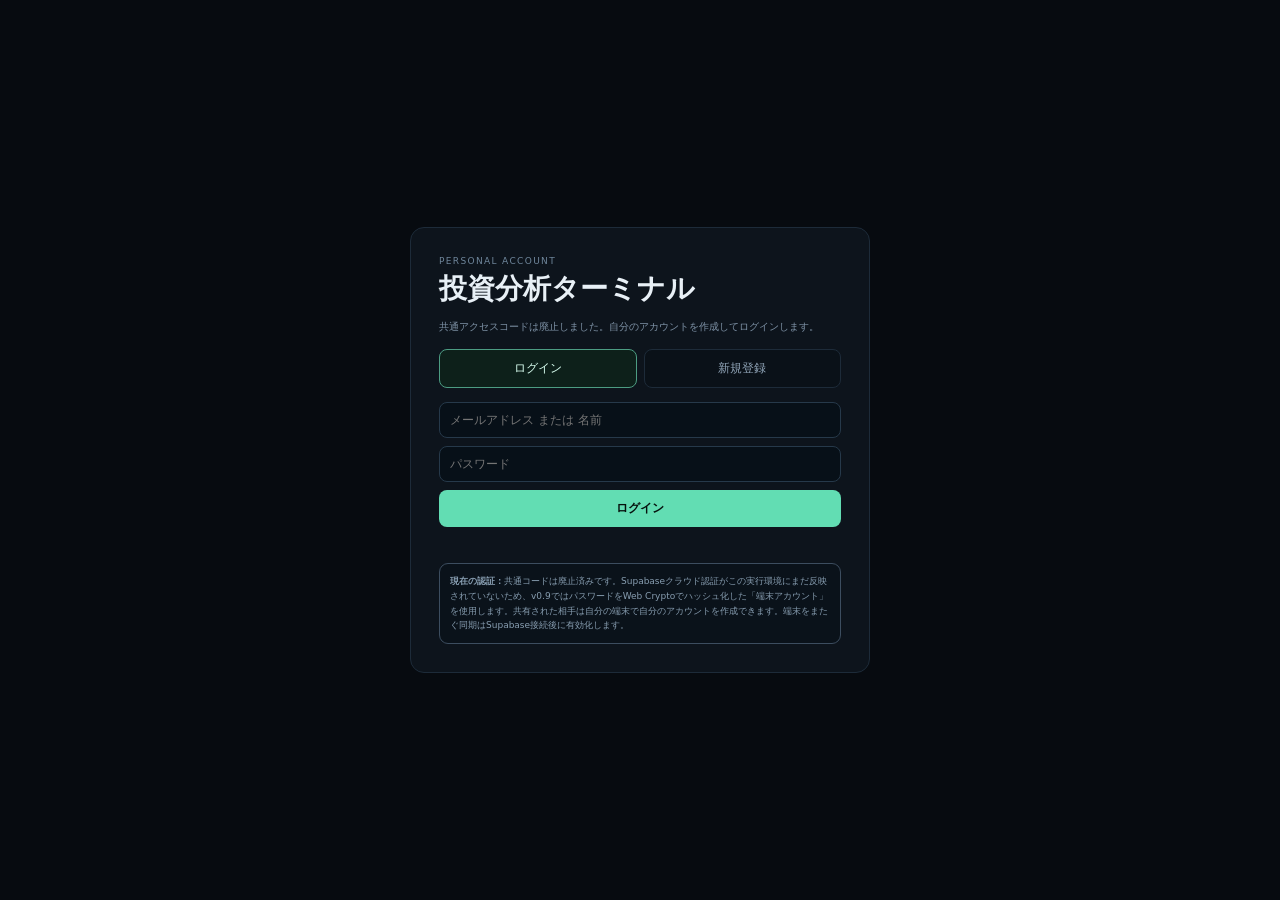
<file: index.html>
<!DOCTYPE html>

<html lang="ja">
<head>
<meta charset="utf-8"/>
<meta content="width=device-width,initial-scale=1" name="viewport"/>
<title>投資分析ターミナル v0.10 · GitHub Pages</title>
<link href="./manifest.webmanifest" rel="manifest"/>
<meta content="#070b10" name="theme-color"/>
<meta content="yes" name="mobile-web-app-capable"/>
<meta content="yes" name="apple-mobile-web-app-capable"/>
<meta content="black-translucent" name="apple-mobile-web-app-status-bar-style"/>
<meta content="投資分析" name="apple-mobile-web-app-title"/>
<link href="./icons/apple-touch-icon.png" rel="apple-touch-icon" sizes="180x180"/>
<link href="./icons/icon-192.png" rel="icon" sizes="192x192" type="image/png"/>

<link href="./styles.css" rel="stylesheet"/></head>
<body>
<div class="lock" id="lock">
<div class="box auth-shell">
<div class="kicker">PERSONAL ACCOUNT</div>
<h1 class="auth-title">投資分析ターミナル</h1>
<p class="auth-sub">共通アクセスコードは廃止しました。自分のアカウントを作成してログインします。</p>
<div class="auth-tabs">
<button class="tab on" id="authLoginTab">ログイン</button>
<button class="tab" id="authRegisterTab">新規登録</button>
</div>
<div class="auth-panel" id="loginPanel">
<input autocomplete="username" id="loginId" placeholder="メールアドレス または 名前"/>
<input autocomplete="current-password" id="loginPassword" placeholder="パスワード" type="password"/>
<button class="green" id="login">ログイン</button>
</div>
<div class="auth-panel hide" id="registerPanel">
<input autocomplete="name" id="registerName" placeholder="名前（表示名）"/>
<input autocomplete="email" id="registerEmail" placeholder="メールアドレス" type="email"/>
<input autocomplete="new-password" id="registerPassword" placeholder="パスワード（8文字以上）" type="password"/>
<input autocomplete="new-password" id="registerPassword2" placeholder="パスワードを再入力" type="password"/>
<button class="green" id="register">アカウントを作成</button>
</div>
<p class="auth-error" id="err"></p>
<div class="auth-note"><b>現在の認証：</b>共通コードは廃止済みです。Supabaseクラウド認証がこの実行環境にまだ反映されていないため、v0.9ではパスワードをWeb Cryptoでハッシュ化した「端末アカウント」を使用します。共有された相手は自分の端末で自分のアカウントを作成できます。端末をまたぐ同期はSupabase接続後に有効化します。</div>
</div>
</div>
<div class="hide" id="app">
<div class="top"><span>投資分析ターミナル v0.10 · GitHub Pages</span><div class="top-actions"><span class="account-pill" id="accountPill">ゲスト</span><button class="ghost" id="shareTop">共有</button><button class="ghost install-btn" id="installTop">ホーム画面に追加</button><button class="ghost" id="accountBtn">アカウント</button></div></div>
<div class="primary-nav"><div class="nav-left"><button class="navtab on" data-page="screen">銘柄スクリーナー</button><button class="navtab" data-page="planner">ポートフォリオ・プランナー</button><button class="navtab" data-page="model">モデル / 分析基準</button></div><span class="muted">Hard Filter → Factor → Fundamental → Valuation → Risk → Portfolio</span></div>
<div class="ai-strip"><b>AI投資委員会 <span class="ai-badge">追加料金0円・ローカル分析</span></b><input id="aiQuick" placeholder="例：100万円ならどう分散？ / AI関連で過熱感が少ない候補は？"/><button class="green" id="aiQuickSend">相談</button></div>
<main>
<section class="page" id="screenPage">
<div class="box hero">
<div class="kicker">UNIVERSE-FIRST RESEARCH</div>
<h1>最初から<span>全銘柄</span>を母集団にする。</h1>
<p class="muted">日本・米国の上場株を全件ロードし、まずHard FilterとResearch Priorityで調査対象を絞ります。正式なInvestment Scoreは、Quality / Growth / Valuation / Momentum &amp; Revision / Durabilityの必要データが揃った銘柄だけに算出し、上位5〜10%をFundamental / Intrinsic Value / Risk分析へ進めます。</p>
</div>
<div class="box toolbar">
<div class="head"><b>共有</b><span class="muted">現在の検索条件を含むURLを共有</span></div>
<div class="sharebar"><button class="green" id="nativeShare">スマホで共有</button><button class="ghost" id="lineShare">LINEで送る</button><button class="ghost" id="copyShare">リンクをコピー</button><button class="ghost install-btn" id="installApp">ホーム画面に追加</button></div>
<p class="muted" id="shareMsg"></p>
</div>
<div class="status">
<div class="card stat"><small>日本株 母集団</small><b id="jpN">—</b><span class="muted" id="jpStatus">ロード待ち</span></div>
<div class="card stat"><small>米国株 母集団</small><b id="usN">—</b><span class="muted" id="usStatus">ロード待ち</span></div>
<div class="card stat"><small>全母集団</small><b id="allN">—</b><span class="muted">普通株中心</span></div>
<div class="card stat"><small>一次分析済み</small><b id="analyzedN">—</b><span class="muted">全母集団に自動適用</span></div>
<div class="card stat"><small>現在の表示候補</small><b id="filteredN">—</b><span class="muted">フィルター後</span></div>
</div>
<div class="box toolbar">
<div class="tabs">
<button class="tab on" data-r="ALL">日米すべて</button>
<button class="tab" data-r="JP">日本株</button>
<button class="tab" data-r="US">米国株</button>
</div>
<div class="controls">
<input id="search" placeholder="企業名・ティッカー・証券コードを検索"/>
<input id="budget" min="0" placeholder="最大投資額（円）" step="10000" type="number" value=""/>
<select id="sector"><option value="ALL">全11セクター</option></select>
<input id="themeSearch" placeholder="テーマ自由検索（例：液冷、量子、宇宙、防衛、銅、電池、AI創薬）"/><select id="theme"><option value="ALL">代表テーマ</option></select>
</div>
<div class="note">全銘柄には <b>Research Priority</b> を付けますが、これは「分析時間を使う優先順位」です。正式なTotal Scoreは <b>25% Quality + 25% Growth + 20% Valuation + 20% Momentum/Revision + 10% Durability</b> を業種内標準化して計算し、必要データ不足時は出しません。</div>
<div class="note warn"><b>投資額フィルター：</b>米国株は取得CSVの株価×1株で即時計算。日本株は全銘柄の現在値フィードをまだ接続していないため、価格取得済み銘柄には正確に適用し、未取得銘柄は誤って除外しません。次段階でJ-Quants/市場データ接続に置換します。</div>
</div>
<div class="model-banner sec">
<div class="model-step"><b>1. Hard Filter</b><span>時価総額 / 売買代金 / 債務超過 / Going Concern / 会計問題</span></div>
<div class="model-step"><b>2. 5-Factor</b><span>Q 25 / G 25 / V 20 / M+Revision 20 / D 10</span></div>
<div class="model-step"><b>3. Deep Research</b><span>上位5〜10%を有報・決算・競争優位・Red Flagで再検証</span></div>
<div class="model-step"><b>4. Valuation</b><span>DCF / Forward PER / EV-EBIT / FCF Yield、Bull/Base/Bear</span></div>
<div class="model-step"><b>5. Portfolio</b><span>集中上限 / 相関 / リスク予算 / リバランス</span></div>
</div>
<div class="sec">
<div class="head"><h3>全11セクター</h3><button class="ghost" id="clearSector">解除</button></div>
<div class="chips" id="sectorChips"></div>
</div>
<div class="sec">
<div class="head"><h3>テーマ</h3><button class="ghost" id="clearTheme">解除</button></div>
<p class="muted">代表テーマに加え、企業名・業種・キーワード辞書から多数のテーマタグを自動生成します。上の自由検索欄には「液冷」「量子」「銅」「防衛」「AI創薬」のように任意の語を入力できます。</p>
<div class="chips" id="themeChips"></div>
</div>
<div class="sec">
<div class="head"><h3>全ユニバース一覧</h3><div class="muted" id="sortLabel">正式Total Score優先 → Research Priority</div></div>
<div class="table" id="table"><div class="loading"><span class="spin"></span>上場株ユニバースを読み込み中…</div></div>
<div class="pager">
<span class="muted" id="pageInfo"></span>
<div class="buttons"><button class="ghost" id="prev">← 前</button><button class="ghost" id="next">次 →</button></div>
</div>
</div>
<div class="box source">
<b>ユニバース設計</b>
<p class="muted">日本：東証普通株マスターを中心に日次上場コード一覧で新規銘柄を補完。米国：日次更新のNASDAQ由来株式CSVを使い、明らかなワラント・ユニット・債券・優先株等を除外。詳細分析は別レイヤーでEDINET / SEC EDGAR / 企業IRを接続する設計。</p>
<code>Universe ≠ Analyzed.  全量を先に持ち、分析は後から埋める。</code>
</div>
</section>
<section class="page hide" id="plannerPage">
<div class="box hero"><div class="kicker">INSTITUTIONAL-STYLE PORTFOLIO CONSTRUCTION</div><h1>投資総額から、<span>勝ち筋とリスク</span>を同時に設計する。</h1><p class="muted">銘柄ランキングをそのまま買うのではなく、コア・構造成長・非対称ポテンシャルの3層に分け、国・業界・テーマ・1銘柄の集中上限を置いて配分します。現在のスコアモデルを前提にした教育用シミュレーションです。</p></div>
<div class="planner-grid sec">
<div class="box planner-form">
<h3>投資条件</h3>
<label>初期投資総額（円）</label><input id="planTotal" min="50000" step="10000" type="number" value="1000000"/>
<label>毎月の追加投資（円）</label><input id="planMonthly" min="0" step="1000" type="number" value="50000"/>
<label>運用期間</label><select id="planHorizon"><option value="3">3年</option><option selected="" value="5">5年</option><option value="10">10年</option><option value="20">20年</option></select>
<label>リスク許容度</label><select id="planRisk"><option value="defensive">慎重</option><option selected="" value="balanced">バランス</option><option value="growth">成長重視</option><option value="aggressive">積極</option></select>
<label>地域方針</label><select id="planRegion"><option selected="" value="balanced">日米バランス</option><option value="us">米国成長重視</option><option value="jp">日本株重視</option></select>
<label>候補母集団</label><select id="planUniverse"><option selected="" value="all">全銘柄から選ぶ</option><option value="filtered">現在の絞り込み結果から選ぶ</option></select>
<button class="green" id="buildPlan" style="width:100%;margin-top:13px">機関投資家型プランを作成</button>
<div class="riskbox" style="margin-top:10px"><b>設計原則</b><p class="muted" style="margin-bottom:0">予想リターンだけでなく、銘柄・セクター・テーマの集中、流動性、投資期間、現金余力を同時に管理します。</p></div>
</div>
<div class="planner-output" id="planOutput">
<div class="box plan-summary"><h2>条件を入力してプランを作成</h2><p class="muted">現在の全銘柄ユニバースとInvestment / Potential / Screening Scoreから候補を構成します。</p></div>
</div>
</div>
</section>
<section class="page hide" id="modelPage">
<div class="box hero"><div class="kicker">INSTITUTIONAL RESEARCH MODEL v0.9</div><h1>「おすすめ」ではなく、<span>再現可能な投資意思決定</span>を作る。</h1><p class="muted">正式スコアは業種内・規模近似群で標準化し、データの実績 / 会社予想 / Consensus / AI推定を分離します。取得不能値は補完せず「データ不足」。高スコアはBUYではなく、深掘り優先度を意味します。</p></div>
<div class="model-grid sec">
<div class="box model-card"><div class="kicker">TOTAL SCORE</div><h2>100点 Factor Model</h2><div class="formula">0.25Q + 0.25G + 0.20V + 0.20M + 0.10D</div><p class="muted">85+ 最優先調査 / 80–84.9 強い候補 / 75–79.9 詳細調査 / 65–74.9 Watchlist / 65未満 優先度低。いずれも自動BUYではありません。</p></div>
<div class="box model-card"><div class="kicker">NORMALIZATION</div><h2>業種内Z-score</h2><div class="formula">Z* = clip((x−μ)/σ, −3, +3)<br/>Score = 50 + (50/3) × Z*</div><p class="muted">低いほど良い指標は符号反転。Percentile Rankも併用して外れ値耐性を監査。金融・REIT・資源・SaaS・バイオ等は別テンプレート。</p></div>
</div>
<div class="factor-grid sec">
<div class="box factor-card"><b>Quality · 25%</b><p>ROIC 25% / ROE 20% / Operating Margin 20% / Cash Flow Quality 20% / Safety 15%</p><small>ROE単独評価禁止。営業CF÷純利益、Debt、EPS安定性を併用。</small></div>
<div class="box factor-card"><b>Growth · 25%</b><p>Sales CAGR 25% / EPS CAGR 30% / Operating Profit CAGR 25% / Forward Growth 20%</p><small>単年度増益を過大評価せず、3年CAGRと将来予想を分離。</small></div>
<div class="box factor-card"><b>Valuation · 20%</b><p>Earnings Yield 30% / FCF Yield 25% / EV/EBIT 20% / Relative Valuation 25%</p><small>低PER＝割安は禁止。利益ピークとValue TrapをRed Flagで確認。</small></div>
<div class="box factor-card"><b>Momentum / Revision · 20%</b><p>12-1 Momentum 25% / 6M 20% / Relative Strength 15% / Earnings Revision 40%</p><small>Revision Magnitude × Breadthを最重視。Consensusが取れなければ不足扱い。</small></div>
<div class="box factor-card"><b>Durability · 10%</b><p>参入障壁 / Pricing Power / Switching Cost / Network・Brand・IP / TAM</p><small>各0〜2点。顧客集中、シェア、Recurring Revenue、Capital Allocationも検証。</small></div>
</div>
<div class="model-grid sec">
<div class="box model-card"><div class="kicker">RED FLAG GATE</div><h2>高得点でも止める</h2><div class="red-list">一過性利益 · 営業利益/CF乖離 · 大型M&amp;A · Goodwill · 希薄化 · 顧客集中 · 製品集中 · 景気循環ピーク · Commodity依存 · 会計方針変更 · 減損 · 規制 · 地政学 · 為替 · Valuation過熱</div></div>
<div class="box model-card"><div class="kicker">INTRINSIC VALUE</div><h2>Bull / Base / Bear</h2><p class="muted">Revenue Growth / Operating Margin / EPS / FCF / 適正Multipleを3シナリオ化。Current Price、Expected Upside、Bear Downside、Confidenceを別々に表示します。</p></div>
</div>
<div class="box sec model-card"><div class="kicker">NEXT MODEL</div><h2>Expected Alphaへ拡張</h2><div class="formula">Expected Alphaᵢ = f(Q, G, V, M, Revision, Risk, ...)</div><p class="muted">最終目標は「何点か」ではなく、今後12か月のTOPIX/市場に対する期待超過収益率とDownsideを推定すること。Sector/Size Neutralization、Beta Adjustment、Factor Exposure、Correlation Matrixを加えます。</p></div><div class="box sec audit"><div class="kicker">MODEL GOVERNANCE</div><h2>バックテスト / モデル監査</h2><p>Top 5% / 10% / 20%をTOPIXと比較し、CAGR・超過Return・Sharpe・Sortino・Max Drawdown・Hit Rate・Volatility・Turnover・Information Ratioを測定。</p><p class="muted">Look-ahead / Survivorship / Selection Bias / Data Snooping / Overfittingを禁止。WeightはTraining → Validation → Out-of-Sampleで比較し、過去最高リターンではなくOOS安定性を優先します。</p><div class="audit-badges"><span>Point-in-Time</span><span>Sector Neutral</span><span>Size Neutral</span><span>Beta Adjust</span><span>Factor Correlation</span><span>Risk Budget</span></div></div>
<div class="box sec data-policy"><div class="kicker">DATA POLICY</div><h2>データの鮮度と出所をスコアより優先</h2><div class="data-row"><b>日本</b><span>EDINET / 企業IR / 決算短信・説明資料 / J-Quants（遅延データは「最新」と表示しない）</span></div><div class="data-row"><b>米国</b><span>SEC EDGAR XBRL / 10-K / 10-Q / 8-K / Earnings Release</span></div><div class="data-row"><b>分類</b><span>実績 / 会社予想 / Consensus / AI推定を画面上で明示</span></div><div class="data-row"><b>不足</b><span>推測補完禁止。Factor Scoreを確定せずData Coverageを表示</span></div></div>
</section>
</main>
</div>
<div class="advisor hide" id="advisor"><div class="advisor-head"><div><b>AI投資委員会</b><div class="muted">現在の銘柄・絞り込み・プランを参照</div></div><button class="ghost" id="advisorClose">×</button></div><div class="advisor-log" id="advisorLog"><div class="msg ai">相談内容を入力してください。分散、投資額、特定銘柄、テーマ、リスク管理について現在のモデルから整理します。</div></div><div class="advisor-send"><input id="advisorInput" placeholder="投資委員会に相談"/><button class="green" id="advisorSend">送信</button></div></div>
<div class="modal hide" id="modal"><div><button class="ghost x" id="x">×</button><div class="detail" id="detail"></div></div></div>


<script defer="True" src="./app-1.js"></script><script defer="True" src="./app-2.js"></script><script defer="True" src="./app-3.js"></script><script defer="True" src="./app-4.js"></script><script>if('serviceWorker' in navigator){window.addEventListener('load',()=>navigator.serviceWorker.register('./service-worker.js',{scope:'./'}).catch(()=>{}))}</script></body>
</html>
</file>
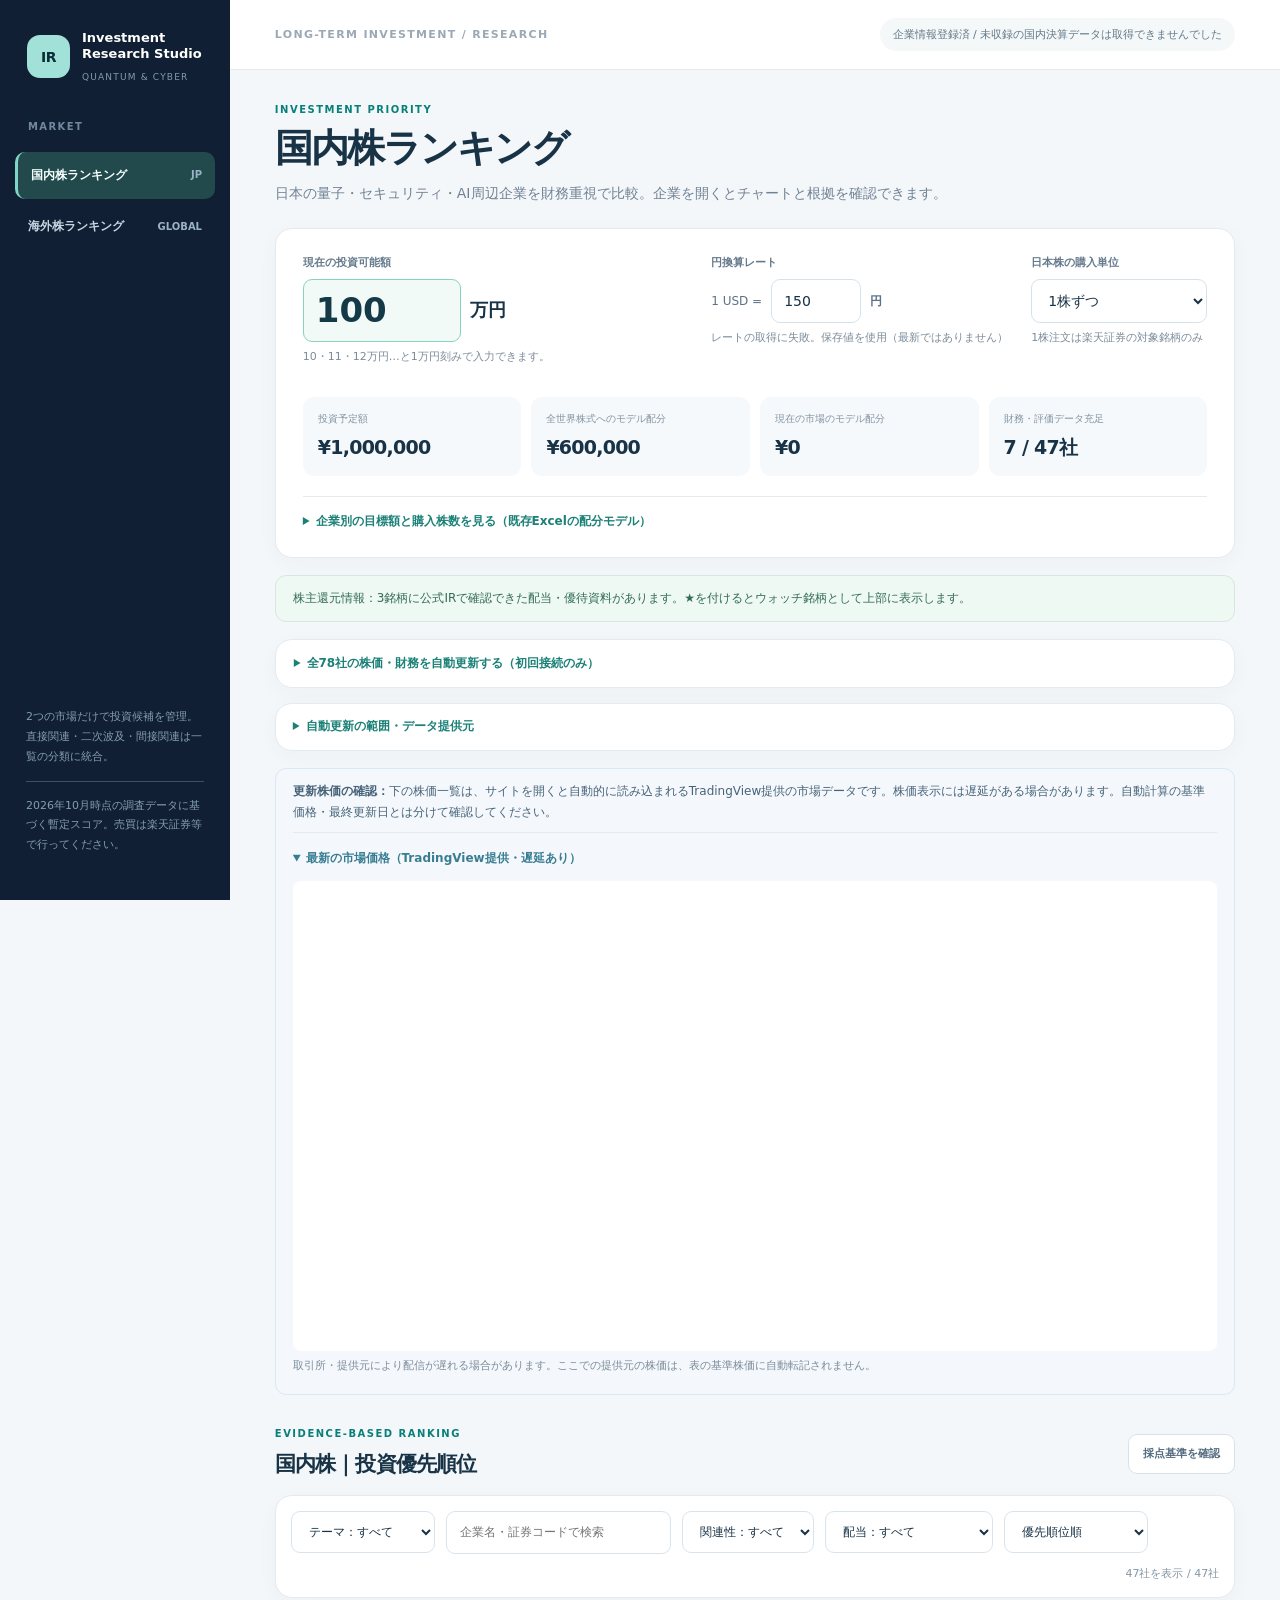
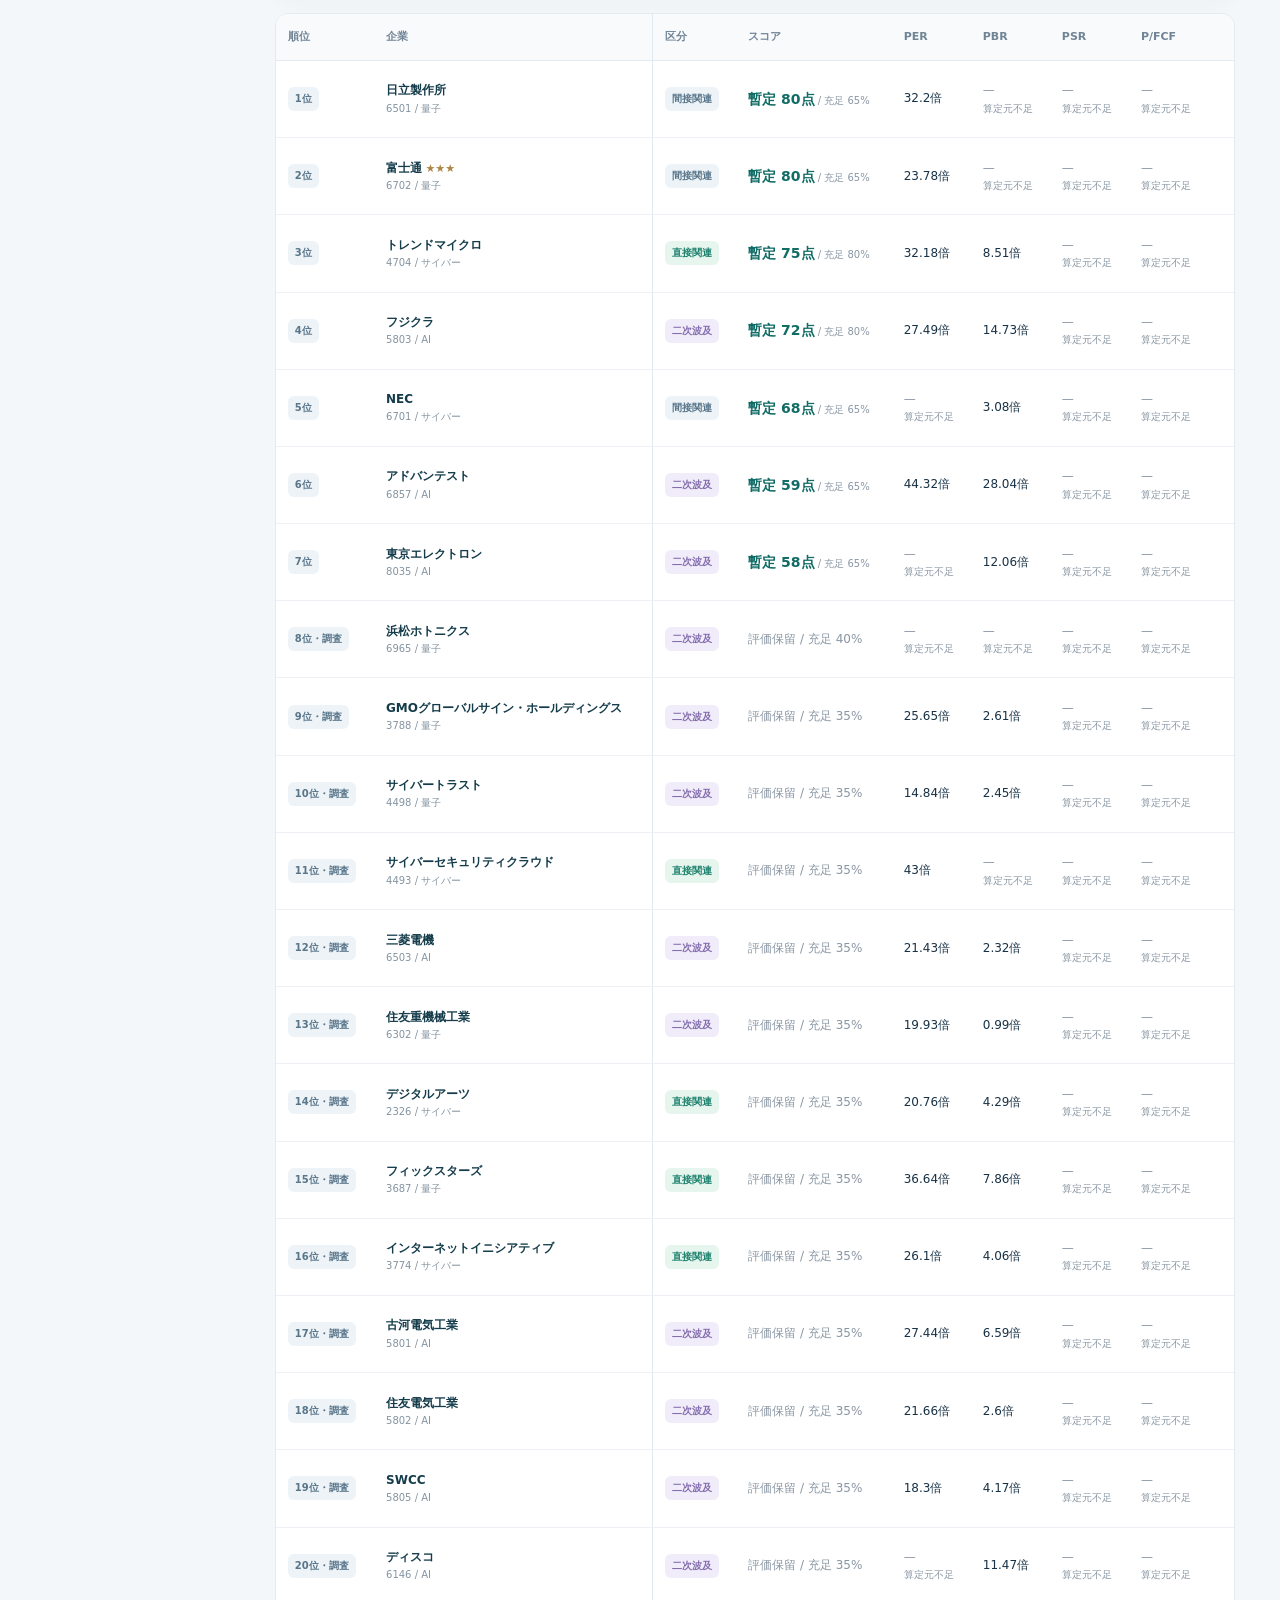
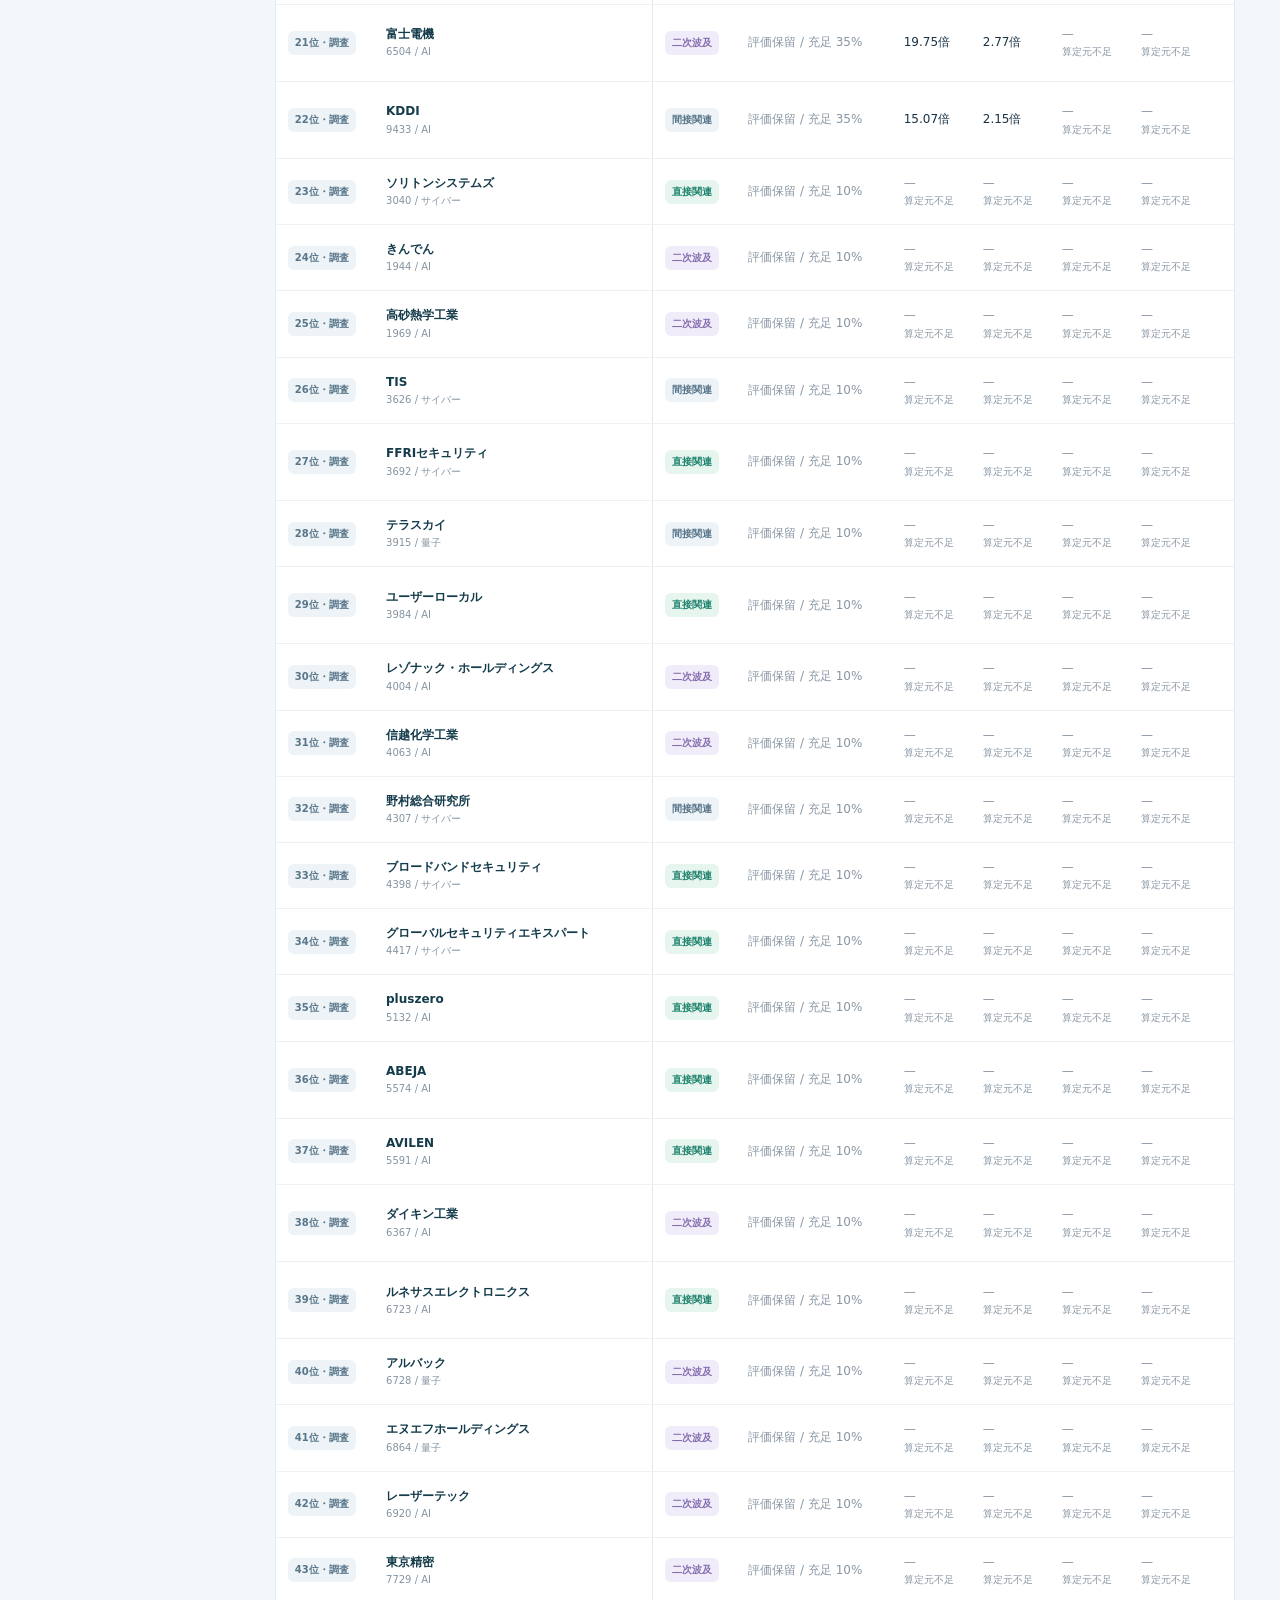
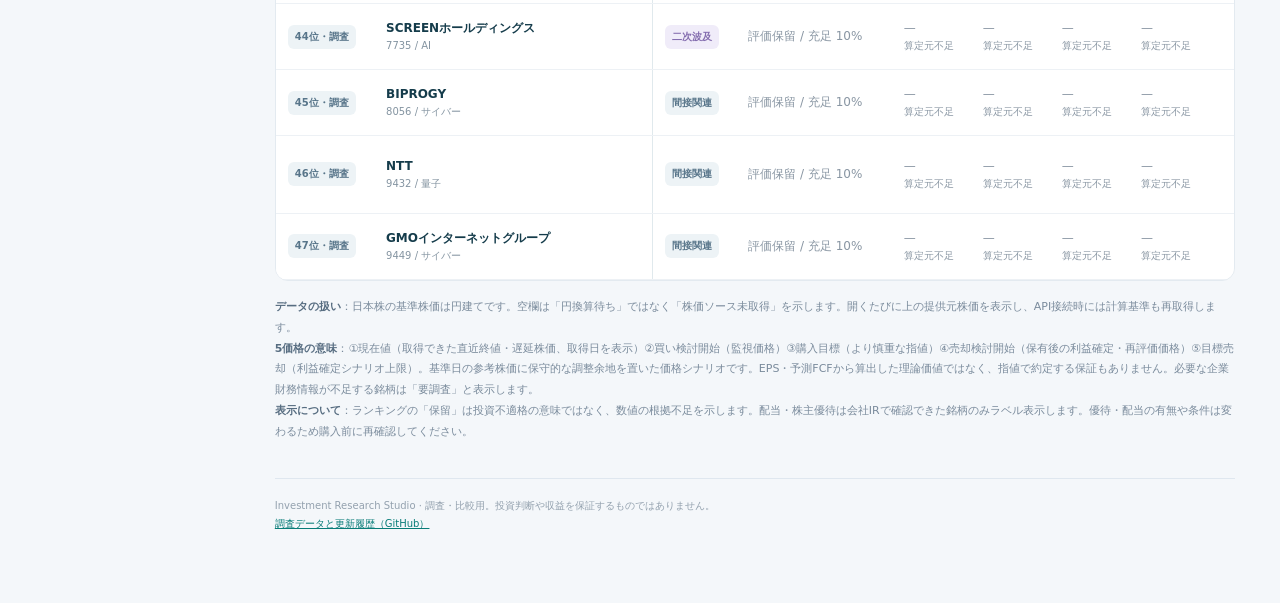
<file: research-studio/index.html>
<!doctype html>
<html lang="ja"><head><meta charset="utf-8"><meta name="viewport" content="width=device-width,initial-scale=1">
<meta name="theme-color" content="#101f33"><title>Investment Research Studio｜国内・海外投資ランキング</title>
<meta name="description" content="国内株・海外株を比較。財務安全性・割安度・キャッシュ創出力・成長性を根拠に投資優先順位を調査するサイト。">
<link rel="stylesheet" href="./ui-v2.css"><link rel="icon" href="data:,"></head>
<body><div class="layout">
<aside class="sidebar"><div class="logo"><span class="logobox">IR</span><div><strong>Investment<br>Research Studio</strong><small>QUANTUM & CYBER</small></div></div>
<p class="sidetitle">MARKET</p>
<button class="sidebtn active" data-market="JP">国内株ランキング <span>JP</span></button>
<button class="sidebtn" data-market="FOREIGN">海外株ランキング <span>GLOBAL</span></button>
<div class="sidebar-note">2つの市場だけで投資候補を管理。直接関連・二次波及・間接関連は一覧の分類に統合。<hr>2026年10月時点の調査データに基づく暫定スコア。売買は楽天証券等で行ってください。</div>
</aside>
<main class="main">
<header class="topbar"><div class="brandmobile">Investment Research Studio</div><div class="toplabel">LONG-TERM INVESTMENT / RESEARCH</div><div id="dataStatus" class="status">調査データを読み込み中</div></header>
<nav class="mobile-tabs" aria-label="市場を選択"><button data-market="JP" class="active">国内株</button><button data-market="FOREIGN">海外株</button></nav>
<div class="workspace">
<div class="eyebrow">INVESTMENT PRIORITY</div><h1 id="marketTitle">国内株ランキング</h1>
<p id="marketDescription" class="subtitle">財務・割安度・キャッシュ創出力を重視し、長期投資候補を比較します。</p>
<div class="panel control-panel">
<div class="budgetflex"><div><label class="label" for="capital">現在の投資可能額</label><div class="budgetfield"><input type="number" id="capital" min="0" max="50000" step="1" value="100" inputmode="numeric"><b>万円</b></div><p class="hint">10・11・12万円…と1万円刻みで入力できます。</p></div>
<div class="controlright"><div><label class="label" for="usdjpy">円換算レート</label><div class="fxfield"><span>1 USD =</span><input id="usdjpy" type="number" min="1" step="0.01" value="150"><b>円</b></div><p id="fxStatus" class="hint">参考レート取得中</p></div><div><label class="label" for="jpLots">日本株の購入単位</label><select id="jpLots"><option value="1">1株ずつ</option><option value="100">100株単位</option><option value="200">200株単位</option></select><p class="hint">1株注文は楽天証券の対象銘柄のみ</p></div></div></div>
<div class="kpis"><div><span>投資予定額</span><strong id="kTotal">—</strong></div><div><span>全世界株式へのモデル配分</span><strong id="kCore">—</strong></div><div><span>現在の市場のモデル配分</span><strong id="kMarket">—</strong></div><div><span>財務・評価データ充足</span><strong id="kRated">—</strong></div></div>
<details id="modelDetails"><summary>企業別の目標額と購入株数を見る（既存Excelの配分モデル）</summary><div class="hint detailhint">この配分は既存Excelのモデルです。下の財務ランキングとは独立しており、順位が上がったから購入額が増えるわけではありません。</div><div id="modelRows" class="modelrows"></div></details>
</div>
<div id="marketNotice" class="notice" role="status" aria-live="polite"></div>
<details class="panel" id="privateMarketPanel" style="margin:15px 0;padding:14px 18px">
 <summary><b>全78社の株価・財務を自動更新する（初回接続のみ）</b></summary>
 <p class="hint">個人契約のEODHDから、専用の認証付きバックエンドを通じて取引日ごとの日足を取得します。APIキー自体はこのサイトに入力しません。データは本人のブラウザにだけ保存し、公開GitHubに掲載しません。</p>
 <div class="filters" style="padding:0;border:0;box-shadow:none">
  <label><span class="label">専用バックエンドURL</span><input id="privateApiUrl" type="url" placeholder="https://xxxxx.vercel.app" autocomplete="url" style="min-width:265px"></label>
  <label><span class="label">専用アクセスキー</span><input id="privateAccess" type="password" placeholder="Vercelに設定した20文字以上の鍵" autocomplete="off" style="min-width:220px"></label>
  <button id="privateConnect" type="button" class="ghost">接続・自動更新を開始</button><button id="privateDisconnect" type="button" class="ghost">接続解除</button>
 </div>
 <p id="privateSyncStatus" class="hint" role="status">未接続。接続後は次回以降サイトを開くと自動同期します。</p>
 <p class="hint">国内47・海外31社の終値・過去チャートを毎回確認し、PER・PBR・PSR・財務比率を更新します。日本株は円建てです。リアルタイムではなく日次終値です。<a href="https://github.com/hibikiprime0098-dotcom/hibiki-investment-terminal/blob/main/research-private-api/README.md" target="_blank" rel="noopener">初回設定手順 ↗</a></p>
</details>
<details class="panel" id="providerSettings" style="margin:15px 0;padding:13px 17px">
<summary>自動更新の範囲・データ提供元</summary>
<p class="hint">サイトを開くと企業CSVと為替データを最新の配信ファイルから読み込み、TradingViewの市場株価ウィジェットも自動表示します。日本企業の年次決算指標はThe社史が公開するEDINET XBRL由来APIから再取得を試みます。</p>
<p class="hint">一方、全銘柄の価格履歴は、上の認証付きEODHD接続の設定後に個人利用として取得可能です。取引所・配信元との契約が必要です。表の5価格は表示されている基準株価・基準日からの参考シナリオであり、データが取得できなかった場合は未算定と明示します。</p>
</details>
<div class="notice visible" style="display:block;background:#f4f8fc;border-color:#d8e8f5;color:#476378">
<b>更新株価の確認：</b>下の株価一覧は、サイトを開くと自動的に読み込まれるTradingView提供の市場データです。株価表示には遅延がある場合があります。自動計算の基準価格・最終更新日とは分けて確認してください。
<details style="margin-top:8px" id="marketQuotesPanel" open><summary id="quotesOpen" style="color:#397d92">最新の市場価格（TradingView提供・遅延あり）</summary><div id="marketWidget" style="min-height:370px;margin-top:12px"></div><p class="hint">取引所・提供元により配信が遅れる場合があります。ここでの提供元の株価は、表の基準株価に自動転記されません。</p></details>
</div>
<div class="sectionhead"><div><div class="eyebrow">EVIDENCE-BASED RANKING</div><h2 id="rankHeading">国内株｜投資優先順位</h2></div><button class="ghost" id="weightsToggle" aria-expanded="false">採点基準を確認</button></div>
<div id="weightsPanel" class="panel weights" hidden><h3>長期・保守的投資の暫定評価（合計100点）</h3><div class="weightitems"><span><b>30点</b> 財務安全性</span><span><b>25点</b> 株価の割安度</span><span><b>20点</b> キャッシュ創出力</span><span><b>15点</b> 成長性</span><span><b>10点</b> 事業の持続性</span></div>
<p>株主優待は0点です。テーマが量子・AI・サイバーのいずれかに関連する会社だけを表示し、直接・二次・間接の役割を明示します。<b>点数</b>は既存調査の財務・割安評価、<b>根拠充足率（例65%）</b>は使用できたデータ項目の配点合計であって、成功確率・株価上昇確率ではありません。A/Bなど定性評価は暫定換算です。自己資本比率やPBRが未収録の企業は必ず個別詳細で未確認と表示します。</p></div>
<div class="filters panel"><label><span class="sr">主テーマ</span><select id="theme"><option value="all">テーマ：すべて</option><option value="量子">量子コンピュータ</option><option value="サイバー">セキュリティ</option><option value="AI">AI・基盤設備</option></select></label><label><span class="sr">検索</span><input id="search" placeholder="企業名・証券コードで検索"></label><label><span class="sr">事業との関連</span><select id="relation"><option value="all">関連性：すべて</option><option value="直接">直接関連</option><option value="二次">二次波及</option><option value="間接">間接・その他</option></select></label><label><span class="sr">絞り込み</span><select id="divFilter"><option value="all">配当：すべて</option><option value="verified">配当・優待IR確認済み</option><option value="watch">★ ウォッチ中</option></select></label><label><span class="sr">並び順</span><select id="sort"><option value="score">優先順位順</option><option value="name">企業名順</option><option value="per">PER昇順（参考）</option></select></label><span id="resultCount" class="resultcount"></span></div>
<div class="tablebox"><table class="companies"><thead><tr><th>順位</th><th>企業</th><th>区分</th><th>スコア</th><th>PER</th><th>PBR</th><th>PSR</th><th>P/FCF</th><th>基準株価 / データ日付</th><th>買い検討開始</th><th>購入目標</th><th>売り検討開始</th><th>目標売却</th><th>配当・優待</th><th>保存</th></tr></thead><tbody id="rows"><tr><td colspan="15">読み込み中…</td></tr></tbody></table></div>
<div class="legend"><b>データの扱い</b>：日本株の基準株価は円建てです。空欄は「円換算待ち」ではなく「株価ソース未取得」を示します。開くたびに上の提供元株価を表示し、API接続時には計算基準も再取得します。<br><b>5価格の意味</b>：①現在値（取得できた直近終値・遅延株価、取得日を表示）②買い検討開始（監視価格）③購入目標（より慎重な指値）④売却検討開始（保有後の利益確定・再評価価格）⑤目標売却（利益確定シナリオ上限）。基準日の参考株価に保守的な調整余地を置いた価格シナリオです。EPS・予測FCFから算出した理論価値ではなく、指値で約定する保証もありません。必要な企業財務情報が不足する銘柄は「要調査」と表示します。<br><b>表示について</b>：ランキングの「保留」は投資不適格の意味ではなく、数値の根拠不足を示します。配当・株主優待は会社IRで確認できた銘柄のみラベル表示します。優待・配当の有無や条件は変わるため購入前に再確認してください。</div>
<footer>Investment Research Studio · 調査・比較用。投資判断や収益を保証するものではありません。<br>
<a href="https://github.com/hibikiprime0098-dotcom/hibiki-investment-terminal/tree/main/research-studio" target="_blank" rel="noopener">調査データと更新履歴（GitHub）</a></footer>
</div></main></div>
<div id="detailBackdrop" class="backdrop" hidden><div class="dialog" role="dialog" aria-modal="true" aria-labelledby="detailTitle"><div class="dialoghead"><div><div class="eyebrow" id="detailSymbol">COMPANY PROFILE</div><h2 id="detailTitle"></h2></div><button id="closeDetail" class="close" aria-label="閉じる">×</button></div>
<div id="symbolQuote" style="padding:18px 28px 12px"><div class="hint">株価データの提供元ウィジェットを読み込みます。</div></div><div id="priceSummary" class="summaryprices"></div>
<div class="chartbox"><div class="charthead"><h3>株価チャート</h3><span>TradingView提供 / 配信遅延に注意</span></div><div id="chartContainer"><p class="hint">チャートを読み込みます。</p></div><p class="hint" id="chartFallback"></p></div>
<div class="panel" style="margin:0 28px 15px;padding:15px">
<div class="sectionhead" style="margin:0 0 10px"><div><div class="eyebrow">HISTORICAL CHART MODEL</div><h3>過去チャートで検証する買い・売りの価格帯</h3></div><span class="badge" id="technicalBadge">履歴読込待ち</span></div>
<p class="hint" id="technicalExplanation">日足データがない場合は暫定％モデルです。過去の日足60本以上が取得・登録されれば、安値・高値の支持抵抗と移動平均から買い売り価格を再計算します。</p>
<label for="historyFile" class="ghost" style="display:inline-block;cursor:pointer;margin-top:8px">日足CSVを読み込む（任意）</label><input type="file" id="historyFile" accept=".csv,text/csv" style="position:absolute;width:1px;height:1px;opacity:0">
<p class="hint">楽天証券などから正規にダウンロードした個人利用の時系列CSVをこのブラウザ内で計算します。データはGitHubに送信しません。</p>
</div>
<div id="technicalWidget" style="padding:0 28px 17px"><h3 style="margin:0 0 8px">TradingViewの日足テクニカル分析</h3><div class="hint">配信元による移動平均・オシレーターの参考判断を表示します。</div></div>
<div class="dialogbody" id="detailBody"></div>
<div id="symbolFinancials" style="padding:4px 28px 18px"><h3>財務データ（TradingView提供）</h3><div class="hint">財務・業績データの提供元ウィジェットを読み込みます。</div></div></div></div>
<div class="toast" id="toast" aria-live="polite"></div>
<script src="./technical-levels.js" defer></script><script src="./app-v2.js" defer></script></body></html>
</file>
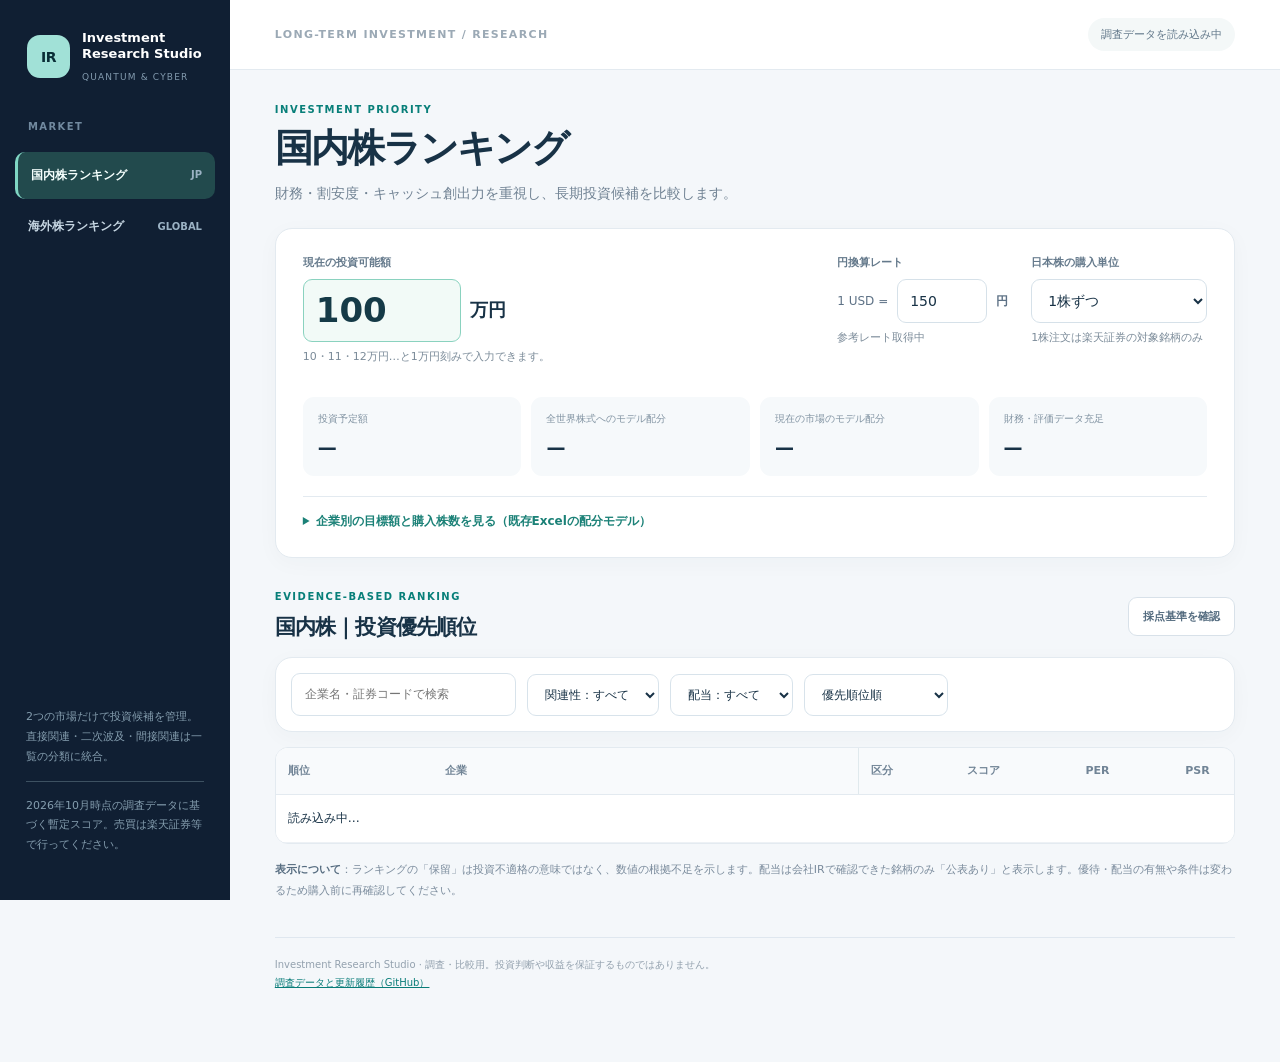
<file: research-studio/index-v2.html>
<!doctype html>
<html lang="ja"><head><meta charset="utf-8"><meta name="viewport" content="width=device-width,initial-scale=1">
<meta name="theme-color" content="#101f33"><title>Investment Research Studio｜国内・海外投資ランキング</title>
<meta name="description" content="国内株・海外株を比較。財務安全性・割安度・キャッシュ創出力・成長性を根拠に投資優先順位を調査するサイト。">
<link rel="stylesheet" href="./ui-v2.css"><link rel="icon" href="data:,"></head>
<body><div class="layout">
<aside class="sidebar"><div class="logo"><span class="logobox">IR</span><div><strong>Investment<br>Research Studio</strong><small>QUANTUM & CYBER</small></div></div>
<p class="sidetitle">MARKET</p>
<button class="sidebtn active" data-market="JP">国内株ランキング <span>JP</span></button>
<button class="sidebtn" data-market="FOREIGN">海外株ランキング <span>GLOBAL</span></button>
<div class="sidebar-note">2つの市場だけで投資候補を管理。直接関連・二次波及・間接関連は一覧の分類に統合。<hr>2026年10月時点の調査データに基づく暫定スコア。売買は楽天証券等で行ってください。</div>
</aside>
<main class="main">
<header class="topbar"><div class="brandmobile">Investment Research Studio</div><div class="toplabel">LONG-TERM INVESTMENT / RESEARCH</div><div id="dataStatus" class="status">調査データを読み込み中</div></header>
<nav class="mobile-tabs" aria-label="市場を選択"><button data-market="JP" class="active">国内株</button><button data-market="FOREIGN">海外株</button></nav>
<div class="workspace">
<div class="eyebrow">INVESTMENT PRIORITY</div><h1 id="marketTitle">国内株ランキング</h1>
<p id="marketDescription" class="subtitle">財務・割安度・キャッシュ創出力を重視し、長期投資候補を比較します。</p>
<div class="panel control-panel">
<div class="budgetflex"><div><label class="label" for="capital">現在の投資可能額</label><div class="budgetfield"><input type="number" id="capital" min="0" max="50000" step="1" value="100" inputmode="numeric"><b>万円</b></div><p class="hint">10・11・12万円…と1万円刻みで入力できます。</p></div>
<div class="controlright"><div><label class="label" for="usdjpy">円換算レート</label><div class="fxfield"><span>1 USD =</span><input id="usdjpy" type="number" min="1" step="0.01" value="150"><b>円</b></div><p id="fxStatus" class="hint">参考レート取得中</p></div><div><label class="label" for="jpLots">日本株の購入単位</label><select id="jpLots"><option value="1">1株ずつ</option><option value="100">100株単位</option><option value="200">200株単位</option></select><p class="hint">1株注文は楽天証券の対象銘柄のみ</p></div></div></div>
<div class="kpis"><div><span>投資予定額</span><strong id="kTotal">—</strong></div><div><span>全世界株式へのモデル配分</span><strong id="kCore">—</strong></div><div><span>現在の市場のモデル配分</span><strong id="kMarket">—</strong></div><div><span>財務・評価データ充足</span><strong id="kRated">—</strong></div></div>
<details id="modelDetails"><summary>企業別の目標額と購入株数を見る（既存Excelの配分モデル）</summary><div class="hint detailhint">この配分は既存Excelのモデルです。下の財務ランキングとは独立しており、順位が上がったから購入額が増えるわけではありません。</div><div id="modelRows" class="modelrows"></div></details>
</div>
<div id="marketNotice" class="notice" role="status" aria-live="polite"></div>
<div class="sectionhead"><div><div class="eyebrow">EVIDENCE-BASED RANKING</div><h2 id="rankHeading">国内株｜投資優先順位</h2></div><button class="ghost" id="weightsToggle" aria-expanded="false">採点基準を確認</button></div>
<div id="weightsPanel" class="panel weights" hidden><h3>長期・保守的投資の暫定評価（合計100点）</h3><div class="weightitems"><span><b>30点</b> 財務安全性</span><span><b>25点</b> 株価の割安度</span><span><b>20点</b> キャッシュ創出力</span><span><b>15点</b> 成長性</span><span><b>10点</b> 事業の持続性</span></div>
<p>株主優待は0点（ランキングに影響しません）。自己資本比率・PBR・ROE・ネットキャッシュなど未収録の指標は推測せず、「未確認」のまま残します。既存データのみから算出した暫定順位のため、業種間の倍率比較や決算時点の差に注意してください。</p></div>
<div class="filters panel"><label><span class="sr">検索</span><input id="search" placeholder="企業名・証券コードで検索"></label><label><span class="sr">事業との関連</span><select id="relation"><option value="all">関連性：すべて</option><option value="直接">直接関連</option><option value="二次">二次波及</option><option value="間接">間接・その他</option></select></label><label><span class="sr">絞り込み</span><select id="divFilter"><option value="all">配当：すべて</option><option value="verified">配当確認済み</option><option value="watch">★ ウォッチ中</option></select></label><label><span class="sr">並び順</span><select id="sort"><option value="score">優先順位順</option><option value="name">企業名順</option><option value="per">PER昇順（参考）</option></select></label><span id="resultCount" class="resultcount"></span></div>
<div class="tablebox"><table class="companies"><thead><tr><th>順位</th><th>企業</th><th>区分</th><th>スコア</th><th>PER</th><th>PSR</th><th>P/FCF</th><th>円換算参考株価</th><th>配当</th><th>保存</th></tr></thead><tbody id="rows"><tr><td colspan="10">読み込み中…</td></tr></tbody></table></div>
<div class="legend"><b>表示について</b>：ランキングの「保留」は投資不適格の意味ではなく、数値の根拠不足を示します。配当は会社IRで確認できた銘柄のみ「公表あり」と表示します。優待・配当の有無や条件は変わるため購入前に再確認してください。</div>
<footer>Investment Research Studio · 調査・比較用。投資判断や収益を保証するものではありません。<br>
<a href="https://github.com/hibikiprime0098-dotcom/hibiki-investment-terminal/tree/main/research-studio" target="_blank" rel="noopener">調査データと更新履歴（GitHub）</a></footer>
</div></main></div>
<div id="detailBackdrop" class="backdrop" hidden><div class="dialog" role="dialog" aria-modal="true" aria-labelledby="detailTitle"><div class="dialoghead"><div><div class="eyebrow" id="detailSymbol">COMPANY PROFILE</div><h2 id="detailTitle"></h2></div><button id="closeDetail" class="close" aria-label="閉じる">×</button></div>
<div class="dialogbody" id="detailBody"></div><div class="chartbox"><div class="charthead"><h3>株価チャート</h3><span>提供：TradingView（現地通貨・配信遅延の可能性）</span></div><div id="chartContainer"><p class="hint">チャートを読み込みます。</p></div><p class="hint" id="chartFallback"></p></div></div></div>
<div class="toast" id="toast" aria-live="polite"></div>
<script src="./app-v2.js" defer></script></body></html>
</file>
<file: styles.css>
*{box-sizing:border-box}
:root{--bg:#070b10;--panel:#0d141c;--line:#1d2b39;--line2:#26394a;--text:#e8f0f6;--muted:#7f93a7;--green:#62ddb3;--gold:#e0b262;--blue:#72a7ff;--red:#ff7f87}
body{margin:0;background:var(--bg);color:var(--text);font:12px system-ui,-apple-system,BlinkMacSystemFont,"Segoe UI",sans-serif}
button,input,select{font:inherit}button{cursor:pointer}.hide{display:none!important}
a{color:#8fc2ff}.lock{min-height:100vh;display:grid;place-items:center}
.box,.card,.modal>div{background:var(--panel);border:1px solid var(--line);border-radius:14px}
.lock .box{padding:28px;width:min(460px,90%)}input,select{background:#071018;color:var(--text);border:1px solid var(--line2);border-radius:8px;padding:10px}
.green{background:var(--green);color:#06110d;border:0;border-radius:8px;padding:10px;font-weight:900}
.ghost,.chip,.tab{background:#0a1118;color:#91a5b8;border:1px solid var(--line);border-radius:8px;padding:8px}
.on{border-color:#4c9c82!important;color:#d9fff1!important;background:#0d201a!important}
.top{position:sticky;top:0;z-index:7;padding:14px 3%;background:#070b10f2;border-bottom:1px solid var(--line);font-weight:900;display:flex;justify-content:space-between;gap:12px;align-items:center}
.top small{color:#6e8295;font-weight:500}
main{max-width:1540px;margin:auto;padding:22px}.hero{padding:25px}.hero h1{font-size:38px;margin:8px 0}.hero span,.score{color:var(--green)}
.muted{color:var(--muted);font-size:10px;line-height:1.65}
.status{display:grid;grid-template-columns:repeat(5,1fr);gap:8px;margin-top:10px}.stat{padding:13px}.stat b{font-size:24px;display:block}.stat small{color:#6e8295}
.toolbar{padding:14px;margin-top:10px}.tabs{display:flex;gap:7px;flex-wrap:wrap}.controls{display:grid;grid-template-columns:1.2fr .75fr .9fr 1.1fr .9fr;gap:8px;margin-top:10px}
.note{padding:10px 12px;margin-top:8px;border:1px solid #314558;background:#0a121a;border-radius:9px;color:#93a7b8;line-height:1.65}
.warn{border-color:#514126;background:#15120d;color:#bea77c}
.sec{margin-top:22px}.head{display:flex;justify-content:space-between;align-items:center;gap:8px;flex-wrap:wrap}
.chips{display:flex;gap:7px;flex-wrap:wrap}.chip{font-size:10px}.chip b{color:#dfe9f1}.chip small{color:#61768a;margin-left:4px}
.table{border:1px solid var(--line);border-radius:11px;overflow:hidden;background:#0a1017}
.r{display:grid;grid-template-columns:38px 1.25fr 72px 145px 92px 92px 118px 1.2fr;gap:8px;padding:10px;border-bottom:1px solid #172430;align-items:center}
.r:not(.h){cursor:pointer}.r:not(.h):hover{background:#0d1720}.h{font-size:8px;color:#60788e;background:#091019}
.nm b{font-size:12px}.nm small{display:block;color:#667d91;margin-top:2px}.badge{display:inline-block;padding:3px 6px;border-radius:999px;border:1px solid #294052;font-size:8px;color:#8ea6b9}
.sc{font-size:18px;font-weight:900}.sc.p{color:var(--gold)}.sc.na{font-size:10px;color:#60788e}.budget{font-variant-numeric:tabular-nums}
.reason{font-size:9px;color:#8395a6;line-height:1.55}.pager{display:flex;justify-content:space-between;align-items:center;gap:8px;margin-top:9px}.pager .buttons{display:flex;gap:6px}
.loading{padding:35px;text-align:center;color:#8297aa}.spin{display:inline-block;width:16px;height:16px;border:2px solid #294052;border-top-color:var(--green);border-radius:50%;animation:s .8s linear infinite;vertical-align:middle;margin-right:8px}@keyframes s{to{transform:rotate(360deg)}}
.modal{position:fixed;inset:0;background:#000b;z-index:20;display:grid;place-items:center;padding:15px}.modal>div{width:min(780px,100%);padding:22px;max-height:90vh;overflow:auto}
.detail h2{font-size:28px;margin-bottom:5px}.detail .scores{display:flex;gap:8px;flex-wrap:wrap}.detail .scores b{border:1px solid var(--line2);border-radius:8px;padding:8px}.detail .scores .p{color:var(--gold)}
.detail section{margin-top:10px;padding:12px;border:1px solid var(--line2);border-radius:9px}.detail h4{margin:0 0 5px;color:#8199ad;font-size:9px}.detail p{margin:0;color:#a2b1be;line-height:1.75}
.factors{display:grid;grid-template-columns:repeat(5,1fr);gap:5px}.factors i{font-style:normal;border:1px solid #413620;padding:7px;border-radius:7px;color:var(--gold)}
.x{float:right}.source{margin-top:25px;padding:13px}.source code{font-size:9px;color:#8ba1b5}
.kicker{font-size:9px;letter-spacing:.15em;color:#6f869b}.gold{color:var(--gold)}
.sharebar{display:flex;gap:7px;flex-wrap:wrap}.sharebar button{white-space:nowrap}.top-actions{display:flex;gap:7px;align-items:center}.account-pill{border:1px solid var(--line);border-radius:999px;padding:7px 10px;color:#9db1c2;background:#091018}.theme-search{margin-top:9px;width:100%}.theme-cloud{display:flex;gap:6px;flex-wrap:wrap;margin-top:8px}.auto{color:var(--blue)}.screen{font-size:18px;font-weight:900;color:#9fd0ff}.screen small{font-size:8px;color:#6d8396;display:block;font-weight:500}.local-auth{border:1px dashed #41566a!important}.auth-grid{display:grid;grid-template-columns:1fr 1fr;gap:8px}.auth-grid input{width:100%}.mobile-only{display:none}
@media(max-width:1000px){.status{grid-template-columns:repeat(3,1fr)}.controls{grid-template-columns:1fr 1fr}.r{grid-template-columns:32px 1.3fr 70px 120px 80px 95px}.r>*:nth-child(6),.r>*:nth-child(8){display:none}}
@media(max-width:650px){body{font-size:13px}.mobile-only{display:inline}.top{padding:10px 12px}.top small{display:none}.top-actions .account-pill{display:none}main{padding:10px}.hero{padding:18px}.hero h1{font-size:27px;line-height:1.15}.status{grid-template-columns:1fr 1fr}.stat b{font-size:20px}.controls{grid-template-columns:1fr}.tabs{display:grid;grid-template-columns:repeat(3,1fr)}.tabs button{width:100%}.sharebar{display:grid;grid-template-columns:1fr 1fr}.sharebar button:first-child{grid-column:1/-1}.r.h{display:none}.table{border:0;background:transparent;overflow:visible}.r{display:grid;grid-template-columns:1fr 70px;gap:6px;border:1px solid var(--line);border-radius:12px;margin-bottom:8px;padding:12px;background:#0a1017}.r>*{display:block!important}.r>div:first-child{position:absolute;opacity:.45;font-size:9px}.r .nm{grid-column:1/2;padding-left:16px}.r>div:nth-child(3){grid-column:2;text-align:right}.r>div:nth-child(4){grid-column:1/3}.r>div:nth-child(5),.r>div:nth-child(6){grid-row:3}.r>div:nth-child(5){grid-column:1}.r>div:nth-child(6){grid-column:2;text-align:right}.r>div:nth-child(7),.r>div:nth-child(8){grid-column:1/3}.reason{font-size:10px}.pager{position:sticky;bottom:0;background:#070b10e8;padding:8px 0}.factors{grid-template-columns:1fr 1fr}.modal{padding:7px}.modal>div{padding:16px}.detail h2{font-size:23px}.auth-grid{grid-template-columns:1fr}}
.primary-nav{position:sticky;top:51px;z-index:6;background:#080e15eb;border-bottom:1px solid var(--line);padding:8px max(12px,3%);display:flex;gap:7px;align-items:center;justify-content:space-between;backdrop-filter:blur(12px)}
.primary-nav .nav-left{display:flex;gap:7px;flex-wrap:wrap}.navtab{background:#0a1118;color:#8ea4b7;border:1px solid var(--line);border-radius:9px;padding:9px 13px;font-weight:800}.navtab.on{border-color:#4c9c82;color:#e1fff4;background:#0d201a}.ai-strip{position:sticky;top:102px;z-index:5;background:#0a1118f2;border-bottom:1px solid var(--line);padding:8px max(12px,3%);display:grid;grid-template-columns:auto minmax(180px,1fr) auto;gap:8px;align-items:center;backdrop-filter:blur(12px)}.ai-strip b{white-space:nowrap}.ai-strip input{width:100%}.ai-badge{font-size:8px;border:1px solid #4a3f24;color:var(--gold);border-radius:999px;padding:4px 6px;margin-left:5px}.page{display:block}.planner-grid{display:grid;grid-template-columns:360px 1fr;gap:12px}.planner-form{padding:16px;position:sticky;top:158px;height:max-content}.planner-form label{display:block;color:#8ca1b4;font-size:9px;margin:10px 0 4px}.planner-form input,.planner-form select{width:100%}.planner-output{display:grid;gap:10px}.alloc-grid{display:grid;grid-template-columns:repeat(4,1fr);gap:8px}.alloc{padding:14px}.alloc b{display:block;font-size:25px}.alloc small{color:#74899d}.plan-table{border:1px solid var(--line);border-radius:12px;overflow:hidden}.pr{display:grid;grid-template-columns:34px 1.1fr 85px 85px 95px 1.4fr;gap:8px;padding:10px;border-bottom:1px solid #172430;align-items:center}.pr.h{background:#091019;color:#60788e;font-size:8px}.sleeve{display:inline-block;font-size:8px;padding:3px 6px;border-radius:999px;border:1px solid #31495c}.sleeve.core{color:var(--green)}.sleeve.growth{color:var(--blue)}.sleeve.option{color:var(--gold)}.advisor{position:fixed;right:14px;top:165px;bottom:14px;width:min(420px,calc(100vw - 28px));z-index:30;background:#0b1219;border:1px solid var(--line2);border-radius:14px;box-shadow:0 20px 70px #000a;display:grid;grid-template-rows:auto 1fr auto}.advisor-head{padding:12px;border-bottom:1px solid var(--line);display:flex;justify-content:space-between;align-items:center}.advisor-log{padding:12px;overflow:auto;display:flex;flex-direction:column;gap:8px}.msg{max-width:90%;padding:10px 11px;border-radius:12px;line-height:1.65}.msg.user{align-self:flex-end;background:#153326;color:#dffff4}.msg.ai{align-self:flex-start;background:#111d28;color:#b9c9d6;border:1px solid #23384a}.advisor-send{padding:10px;border-top:1px solid var(--line);display:grid;grid-template-columns:1fr auto;gap:7px}.advisor-send input{width:100%}.riskbox{padding:14px;border:1px solid #473b22;background:#14110b;border-radius:10px}.riskbox b{color:var(--gold)}.plan-summary{padding:15px}.plan-summary h2{margin:0 0 7px;font-size:28px}.mini-bars{display:grid;gap:6px;margin-top:10px}.barrow{display:grid;grid-template-columns:130px 1fr 55px;gap:8px;align-items:center}.bar{height:8px;background:#13202b;border-radius:99px;overflow:hidden}.bar i{display:block;height:100%;background:#4e927c}.plan-actions{display:flex;gap:7px;flex-wrap:wrap;margin-top:10px}
@media(max-width:900px){.planner-grid{grid-template-columns:1fr}.planner-form{position:static}.alloc-grid{grid-template-columns:1fr 1fr}.pr{grid-template-columns:28px 1fr 78px 80px}.pr>*:nth-child(5),.pr>*:nth-child(6){display:none}.ai-strip{top:97px}.primary-nav{top:49px}}
@media(max-width:650px){.primary-nav{top:47px;padding:7px 10px}.primary-nav .nav-left{width:100%;display:grid;grid-template-columns:1fr 1fr}.navtab{padding:9px 6px}.primary-nav .muted{display:none}.ai-strip{top:96px;grid-template-columns:1fr auto;padding:7px 10px}.ai-strip b{grid-column:1/-1;font-size:10px}.ai-strip .ai-badge{display:inline}.advisor{top:148px;right:7px;bottom:7px;width:calc(100vw - 14px)}.alloc-grid{grid-template-columns:1fr 1fr}.alloc b{font-size:21px}.planner-form{padding:12px}.plan-summary h2{font-size:23px}.barrow{grid-template-columns:95px 1fr 45px}.pr{grid-template-columns:24px 1fr 70px}.pr>*:nth-child(4){display:none}}
.auth-shell{width:min(520px,92vw);padding:28px}
.auth-tabs{display:grid;grid-template-columns:1fr 1fr;gap:7px;margin:14px 0}
.auth-tabs button{padding:10px}
.auth-panel{display:grid;gap:8px}
.auth-panel input{width:100%}
.auth-title{font-size:28px;margin:4px 0 0}
.auth-sub{color:var(--muted);font-size:10px;line-height:1.7}
.auth-note{margin-top:10px;padding:10px;border:1px solid #3c4d5f;border-radius:9px;background:#0a121a;color:#879db0;font-size:9px;line-height:1.65}
.auth-error{color:var(--red);min-height:16px;font-size:10px}
.auth-user{display:grid;gap:8px}
.auth-user strong{font-size:20px}
.logout{border-color:#5a2c32!important;color:#ff9aa0!important}
@media(max-width:650px){.auth-shell{padding:20px}.auth-title{font-size:24px}}
.model-banner{display:grid;grid-template-columns:repeat(5,1fr);gap:7px}.model-step{border:1px solid var(--line);border-radius:11px;background:#0a1118;padding:11px}.model-step b{display:block;color:#d9e7f2;margin-bottom:5px}.model-step span{font-size:9px;color:#71879a;line-height:1.55}.model-grid{display:grid;grid-template-columns:1fr 1fr;gap:10px}.model-card{padding:18px}.model-card h2{margin:5px 0 10px}.formula{padding:11px;border:1px solid #2e4558;border-radius:9px;background:#08131c;color:#9bd2ff;font:600 13px ui-monospace,SFMono-Regular,Menlo,monospace;line-height:1.65}.factor-grid{display:grid;grid-template-columns:repeat(5,1fr);gap:8px}.factor-card{padding:14px}.factor-card b{color:var(--green);font-size:13px}.factor-card p{line-height:1.55;color:#c4d1db}.factor-card small{color:#71879a;line-height:1.5}.red-list{color:#d8b879;line-height:1.9}.audit{padding:18px}.audit h2{margin:5px 0}.audit-badges{display:flex;gap:6px;flex-wrap:wrap;margin-top:10px}.audit-badges span{border:1px solid #31495c;border-radius:999px;padding:5px 8px;color:#94abc0}.data-policy{padding:18px}.data-row{display:grid;grid-template-columns:80px 1fr;gap:10px;padding:9px 0;border-bottom:1px solid #182631}.data-row b{color:#9fd0ff}.data-row span{color:#91a4b5}.hf-pass{color:var(--green)}.hf-warn{color:var(--gold)}.hf-fail{color:var(--red)}.coverage{display:inline-block;border:1px solid #30475a;border-radius:999px;padding:3px 7px;font-size:8px;color:#91a7b9}.legacy{color:#b89962!important}.factor-matrix{display:grid;grid-template-columns:repeat(5,1fr);gap:6px}.factor-cell{padding:9px;border:1px solid #243747;border-radius:8px;background:#09121a}.factor-cell b{display:block;font-size:17px}.factor-cell small{color:#71879a}.research-flow{display:grid;gap:5px}.research-flow div{display:grid;grid-template-columns:105px 1fr;gap:8px;padding:7px 0;border-bottom:1px solid #172631}.research-flow b{color:#a8bfd0}.research-flow span{color:#8296a7}
@media(max-width:1050px){.model-banner{grid-template-columns:1fr 1fr}.factor-grid{grid-template-columns:1fr 1fr 1fr}}
@media(max-width:650px){.primary-nav .nav-left{grid-template-columns:1fr 1fr 1fr}.navtab{font-size:9px}.model-banner,.model-grid,.factor-grid{grid-template-columns:1fr}.data-row{grid-template-columns:65px 1fr}.factor-matrix{grid-template-columns:1fr 1fr}.research-flow div{grid-template-columns:85px 1fr}}
.install-btn{border-color:#3f6b58!important;color:#caffeb!important}.share-ok{color:var(--green)!important}.share-error{color:var(--red)!important}.install-help{display:grid;gap:10px}.install-help .step{padding:10px;border:1px solid var(--line2);border-radius:9px;background:#09121a}.install-help b{color:#dbe9f3}.share-link{display:block;margin-top:8px;padding:10px;border:1px solid #31506a;border-radius:8px;word-break:break-all;background:#07131c;color:#9bd2ff;text-decoration:none}
</file>
<file: research-studio/ui-v2.css>
:root{--navy:#101f33;--deep:#142c41;--teal:#087f79;--surface:#fff;--line:#e3eaf0;--ink:#183246;--muted:#708293;--bg:#f4f7fa;--highlight:#e7f7f2;--gold:#987035}*{box-sizing:border-box}html{scroll-behavior:smooth}body{margin:0;font-family:Inter,"Hiragino Kaku Gothic ProN","Hiragino Sans",Meiryo,system-ui,sans-serif;font-size:14px;line-height:1.6;color:var(--ink);background:var(--bg)}button,input,select{font:inherit}button{cursor:pointer}a{color:#087c78}button:focus-visible,input:focus-visible,select:focus-visible{outline:3px solid #6ecdbb;outline-offset:2px}.layout{display:grid;grid-template-columns:230px minmax(0,1fr);min-height:100vh}.sidebar{height:100vh;position:sticky;top:0;background:var(--navy);color:#ccd8e4;padding:30px 15px;display:flex;flex-direction:column}.logo{display:flex;gap:12px;align-items:center;padding:0 12px 32px}.logobox{font-size:14px;font-weight:900;letter-spacing:-.5px;color:#092d36;background:#a1e1d7;border-radius:13px;width:43px;height:43px;display:grid;place-items:center}.logo strong{display:block;color:white;font-size:13px;line-height:1.25}.logo small{display:block;color:#829aae;font-size:9px;letter-spacing:.13em;margin-top:7px}.sidetitle{font-size:10px;font-weight:800;letter-spacing:.14em;color:#71899f;padding:0 13px;margin:3px 0 15px}.sidebtn{color:#c6d6e2;display:flex;align-items:center;justify-content:space-between;border:0;background:none;border-radius:10px;text-align:left;padding:14px 13px;margin:2px 0;font-weight:700;font-size:12px}.sidebtn:hover{background:#20344b}.sidebtn.active{background:#224a4d;color:#f5fffd;border-left:3px solid #7fd6c4}.sidebtn span{font-size:10px;color:#9bb2c4}.sidebar-note{margin-top:auto;color:#859eaf;font-size:11px;line-height:1.8;padding:15px 11px}.sidebar-note hr{border:0;border-top:1px solid #3d5161;margin:14px 0}.main{min-width:0}.topbar{height:70px;background:var(--surface);border-bottom:1px solid var(--line);padding:0 max(20px,3.5vw);display:flex;align-items:center;justify-content:space-between}.toplabel{font-size:11px;color:#9ba9b5;letter-spacing:.12em;font-weight:800}.brandmobile{display:none}.status{font-size:11px;color:#62788a;padding:8px 13px;background:#f4f8f8;border-radius:40px}.mobile-tabs{display:none}.workspace{max-width:1430px;margin:auto;padding:32px max(20px,3.5vw) 70px}.eyebrow{font-size:10px;color:var(--teal);letter-spacing:.15em;font-weight:850;margin-bottom:6px}h1{font-size:clamp(29px,3vw,39px);line-height:1.25;letter-spacing:-.05em;margin:0}h2{font-size:21px;letter-spacing:-.04em;margin:0}h3{font-size:15px;letter-spacing:-.025em;margin:0}.subtitle{color:var(--muted);margin:10px 0 24px}.panel{background:var(--surface);border:1px solid var(--line);border-radius:17px;box-shadow:0 5px 22px #14354b08}.control-panel{padding:25px 27px}.budgetflex{display:flex;align-items:flex-start;justify-content:space-between;gap:22px}.budgetflex>div:first-child{min-width:260px}.label{color:#64798b;font-weight:780;font-size:11px;display:block;margin-bottom:7px}.budgetfield,.fxfield{display:flex;gap:9px;align-items:center}.budgetfield input{width:158px;color:#153a47;font-size:34px;font-weight:800;border:1.5px solid #8ad2bf;background:#f2faf7;border-radius:9px;padding:6px 12px;line-height:1.45}.budgetfield b{font-size:18px}.hint{color:#7b8b99;font-size:11px;margin:6px 0;line-height:1.7}.controlright{display:flex;gap:23px;align-items:flex-start}.controlright input,.controlright select{border:1px solid #d6e1e9;background:#fff;color:var(--ink);border-radius:9px;padding:10px 12px;min-height:44px}.fxfield input{max-width:90px}.fxfield span,.fxfield b{font-size:12px;color:#5e7286}.controlright select{min-width:176px}.kpis{display:grid;grid-template-columns:repeat(4,minmax(0,1fr));gap:10px;margin-top:24px}.kpis>div{background:#f6f9fb;padding:14px 15px;border-radius:11px}.kpis span{display:block;font-size:10px;color:#8193a2}.kpis strong{display:block;font-size:19px;margin-top:5px;letter-spacing:-.04em}details{border-top:1px solid var(--line);margin-top:20px;padding-top:15px}summary{cursor:pointer;font-size:12px;font-weight:780;color:#1b8177}.detailhint{margin:10px 0}.modelrows{display:grid;gap:8px;margin-top:12px}.modelitem{display:grid;grid-template-columns:1fr 110px minmax(90px,160px);gap:12px;align-items:center;padding:10px 13px;border:1px solid #edf1f5;border-radius:8px;font-size:12px}.modelitem small{display:block;color:#8b9ca9;font-size:10px}.modelitem strong{text-align:right}.modelitem em{font-style:normal;text-align:right;color:#657987;font-size:11px}.notice{border:1px solid #d7e7dd;background:#eff9f4;color:#326b59;border-radius:11px;padding:12px 17px;margin:17px 0;display:none;font-size:12px;line-height:1.8}.notice.visible{display:block}.sectionhead{display:flex;align-items:center;justify-content:space-between;gap:10px;margin:31px 0 13px}.ghost{background:#fff;border:1px solid #d8e1e9;border-radius:9px;color:#526a7e;padding:10px 14px;font-size:11px;font-weight:750}.weights{padding:20px 24px;margin-bottom:15px}.weights p{font-size:11px;color:#7d8fa0;line-height:1.8}.weightitems{display:flex;gap:8px;flex-wrap:wrap;margin:16px 0}.weightitems span{padding:10px 13px;border-radius:8px;background:#f0f6f8;font-size:12px}.weightitems b{color:#117973;margin-right:6px}.filters{display:flex;gap:11px;flex-wrap:wrap;align-items:center;padding:15px;margin-bottom:15px}.filters input,.filters select{padding:11px 13px;border:1px solid #d8e3eb;border-radius:9px;background:white;color:var(--ink);font-size:12px;min-height:42px}.filters input{min-width:225px}.sr{position:absolute;width:1px;height:1px;overflow:hidden;clip:rect(0,0,0,0)}.resultcount{font-size:11px;color:#8596a4;margin-left:auto}.tablebox{border:1px solid var(--line);border-radius:13px;background:#fff;overflow-x:auto}.companies{border-collapse:collapse;width:100%;min-width:1100px;font-size:12px}.companies th{text-align:left;background:#f8fafc;border-bottom:1px solid var(--line);padding:14px 12px;color:#718496;font-size:11px;white-space:nowrap;font-weight:760}.companies td{padding:14px 12px;border-bottom:1px solid #edf1f5;vertical-align:middle}.companies tbody tr:hover{background:#f8fcfc}.companies td:nth-child(4),.companies td:nth-child(5),.companies td:nth-child(6),.companies td:nth-child(7),.companies td:nth-child(8){white-space:nowrap}.companybtn{background:none;border:0;color:#153c4b;font-weight:800;text-align:left;padding:0;font-size:12px}.companybtn:hover{color:var(--teal);text-decoration:underline}.code{color:#8494a1;font-size:10px}.score{font-size:14px;font-weight:850;color:#126c66}.muted{color:#8996a3}.badge{font-size:10px;white-space:nowrap;display:inline-block;border-radius:6px;padding:4px 7px;background:#edf3f6;color:#58758a;font-weight:800}.badge.green{background:#e6f5ed;color:#1d816d}.badge.purple{background:#f0ecf9;color:#846daf}.badge.gold{background:#fcf3df;color:#95723b}.stars{font-size:11px;color:#ad8545}.price strong{white-space:nowrap}.price small{display:block;color:#8094a6;white-space:nowrap;font-size:10px}.watchbtn{border:1px solid #d5e1e9;background:#fff;border-radius:8px;padding:8px 10px;font-weight:750;color:#688092}.watchbtn.on{background:#fffae6;border-color:#eddda2;color:#a57c22}.legend{color:#7a8b9c;font-size:11px;margin-top:16px;line-height:1.9}.legend b{color:#576d81}footer{border-top:1px solid #dfe7ef;margin-top:35px;padding-top:18px;color:#93a1ae;font-size:10px;line-height:1.8}.backdrop{position:fixed;inset:0;background:#0d2335b8;z-index:20;display:flex;justify-content:flex-end;padding:15px}.backdrop[hidden]{display:none}.dialog{background:white;width:min(740px,100%);height:100%;border-radius:17px;overflow:auto;box-shadow:0 20px 70px #05152155}.dialoghead{padding:24px 28px 20px;display:flex;align-items:start;justify-content:space-between;border-bottom:1px solid #e4edf2}.dialoghead h2{font-size:23px}.close{border:0;background:#f2f6f9;color:#6d8192;border-radius:9px;width:36px;height:36px;font-size:24px}.dialogbody{padding:22px 28px}.fact{border-bottom:1px solid #edf2f5;padding:12px 0;display:grid;grid-template-columns:150px 1fr;gap:13px;font-size:12px}.fact b{color:#708395}.fact div{white-space:pre-wrap;overflow-wrap:anywhere}.linkrow{display:flex;gap:10px;flex-wrap:wrap;margin:15px 0}.linkrow a{border:1px solid #cde3dc;border-radius:8px;padding:9px 12px;background:#f3faf7;text-decoration:none;font-size:12px}.chartbox{padding:0 28px 30px}.charthead{display:flex;align-items:center;justify-content:space-between;gap:14px;margin:0 0 10px}.charthead span{font-size:10px;color:#8193a1}.tvbox{width:100%;height:330px;border:1px solid #e6edf2;border-radius:11px;overflow:hidden}.tvbox>div{height:100%;width:100%}.toast{display:none;position:fixed;bottom:20px;right:20px;background:#15394a;color:white;padding:12px 18px;border-radius:10px;z-index:40;font-size:12px}.toast.show{display:block}@media(max-width:1100px){.layout{grid-template-columns:190px minmax(0,1fr)}.controlright{gap:10px}.budgetflex{flex-wrap:wrap}.kpis{grid-template-columns:repeat(2,1fr)}}@media(max-width:700px){.layout{display:block}.sidebar{display:none}.topbar{height:55px;padding:0 15px}.toplabel{display:none}.brandmobile{display:block;font-size:13px;font-weight:800}.status{font-size:10px;padding:6px 9px}.mobile-tabs{display:flex;gap:8px;background:#fff;border-bottom:1px solid var(--line);padding:10px 15px;position:sticky;top:0;z-index:5}.mobile-tabs button{flex:1;border:1px solid #dce6ed;background:#f7fafb;border-radius:10px;padding:10px;font-weight:800;font-size:12px}.mobile-tabs button.active{background:#e4f5f0;color:#137c6d;border-color:#abdace}.workspace{padding:23px 14px 48px}.control-panel{padding:18px}.budgetflex>div:first-child{min-width:0}.controlright{flex-wrap:wrap}.kpis{gap:7px}.kpis>div{padding:10px}.kpis strong{font-size:16px}.filters{gap:8px;padding:12px}.filters label{flex:1}.filters input{min-width:0;width:100%}.filters select{width:100%}.sectionhead{align-items:start}.modelitem{grid-template-columns:1fr 90px;}.modelitem em{grid-column:1/-1;text-align:left}.dialoghead,.dialogbody,.chartbox{padding-left:17px;padding-right:17px}.fact{grid-template-columns:110px 1fr}.charthead{display:block}.backdrop{padding:3px}}
/* Five checkpoints — horizontal scroll without compressing data labels. */
.companies{min-width:1750px}
.companies th:nth-child(n+8):nth-child(-n+12){min-width:130px}
.companies td.price{min-width:125px}
.companies td.price strong{font-size:12px}
.companies td.price small{display:block;max-width:180px;white-space:normal;font-size:10px;line-height:1.45;color:#8193a2}
.detailpriceinput{background:#f3faf8;border:1px solid #d2e8df;border-radius:11px;padding:14px;margin-bottom:18px}
#marketWidget .tradingview-widget-container{background:#fff;border-radius:8px;overflow:hidden}
#symbolQuote .tradingview-widget-container{border-radius:10px;overflow:hidden}
@media(max-width:700px){.companies{min-width:1740px}.tablebox{margin-right:-14px;border-radius:12px 0 0 12px}}

.summaryprices{padding:0 28px 15px;display:grid;grid-template-columns:repeat(5,minmax(0,1fr));gap:8px}
.pricepill{background:#f5f9fa;border:1px solid #dfe9eb;border-radius:10px;padding:11px 9px;min-height:70px}
.pricepill span{display:block;font-size:10px;color:#698395;margin-bottom:5px}
.pricepill b{display:block;font-size:14px;color:#244f55;white-space:nowrap}
@media(max-width:770px){.summaryprices{grid-template-columns:repeat(2,minmax(0,1fr));padding:0 14px 14px}.pricepill:last-of-type{grid-column:1/-1}}

/* Keep issuer identity visible while reviewing five separate JPY decision prices. */
.companies{min-width:1930px}
.companies th:first-child,.companies td:first-child{position:sticky;left:0;background:#fff;z-index:2;min-width:76px}
.companies th:nth-child(2),.companies td:nth-child(2){position:sticky;left:76px;background:#fff;z-index:2;min-width:205px;border-right:1px solid #e0e9ed}
.companies th:first-child,.companies th:nth-child(2){background:#f8fafc;z-index:3}
.companies td .muted small{font-size:10px}
.companies th:nth-child(9),.companies th:nth-child(10),.companies th:nth-child(11),.companies th:nth-child(12),.companies th:nth-child(13){min-width:134px}
@media(max-width:700px){.companies{min-width:1900px}.companies th:nth-child(2),.companies td:nth-child(2){min-width:172px}}
</file>
